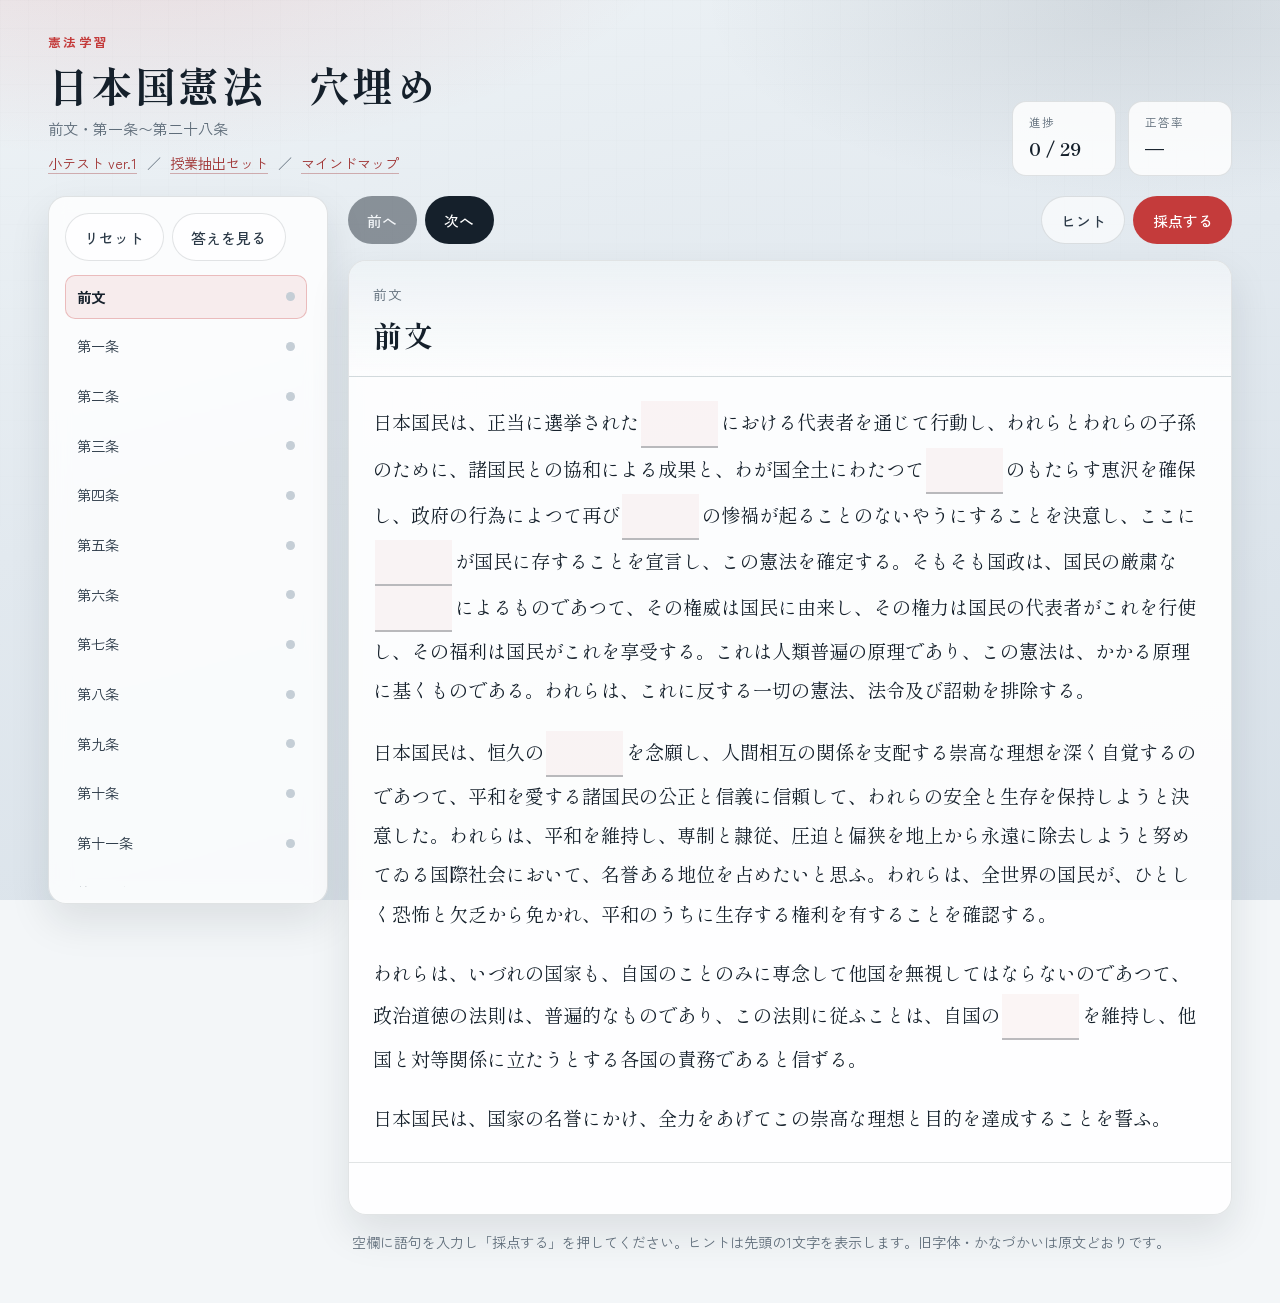
<file: index.html>
<!DOCTYPE html>
<html lang="ja">
<head>
  <meta charset="UTF-8" />
  <meta name="viewport" content="width=device-width, initial-scale=1.0" />
  <title>日本国憲法 穴埋め学習｜第一条〜第二十八条</title>
  <link rel="preconnect" href="https://fonts.googleapis.com" />
  <link rel="preconnect" href="https://fonts.gstatic.com" crossorigin />
  <link href="https://fonts.googleapis.com/css2?family=Shippori+Mincho:wght@400;600;700&family=Zen+Kaku+Gothic+New:wght@400;500;700&display=swap" rel="stylesheet" />
  <link rel="stylesheet" href="style.css" />
</head>
<body>
  <div class="page-bg" aria-hidden="true"></div>

  <header class="site-header">
    <div class="brand">
      <p class="brand-mark">憲法学習</p>
      <h1>日本国憲法　穴埋め</h1>
      <p class="brand-sub">前文・第一条〜第二十八条</p>
      <p class="pack-nav">
        <a href="quiz.html">小テスト ver.1</a>
        <span class="pack-sep" aria-hidden="true">／</span>
        <a href="study.html">授業抽出セット</a>
        <span class="pack-sep" aria-hidden="true">／</span>
        <a href="map.html">マインドマップ</a>
      </p>
    </div>
    <div class="header-stats" aria-live="polite">
      <div class="stat">
        <span class="stat-label">進捗</span>
        <span class="stat-value" id="progress-text">0 / 0</span>
      </div>
      <div class="stat">
        <span class="stat-label">正答率</span>
        <span class="stat-value" id="accuracy-text">—</span>
      </div>
    </div>
  </header>

  <div class="layout">
    <aside class="sidebar" aria-label="条文一覧">
      <div class="sidebar-tools">
        <button type="button" class="btn btn-ghost" id="btn-reset" title="入力と採点をクリア">リセット</button>
        <button type="button" class="btn btn-ghost" id="btn-reveal-all" title="すべての答えを表示">答えを見る</button>
      </div>
      <nav id="article-nav" class="article-nav"></nav>
    </aside>

    <main class="main">
      <section class="toolbar" aria-label="操作">
        <div class="toolbar-left">
          <button type="button" class="btn btn-secondary" id="btn-prev" disabled>前へ</button>
          <button type="button" class="btn btn-secondary" id="btn-next">次へ</button>
        </div>
        <div class="toolbar-right">
          <button type="button" class="btn btn-ghost" id="btn-hint">ヒント</button>
          <button type="button" class="btn btn-primary" id="btn-check">採点する</button>
        </div>
      </section>

      <article class="card" id="quiz-card">
        <header class="card-header">
          <p class="chapter" id="chapter-label"></p>
          <h2 id="article-title"></h2>
        </header>
        <div class="card-body" id="quiz-body"></div>
        <footer class="card-footer">
          <p class="feedback" id="feedback" role="status"></p>
        </footer>
      </article>

      <p class="howto">
        空欄に語句を入力し「採点する」を押してください。ヒントは先頭の1文字を表示します。旧字体・かなづかいは原文どおりです。
      </p>
    </main>
  </div>

  <script src="data.js"></script>
  <script src="app.js"></script>
</body>
</html>
</file>
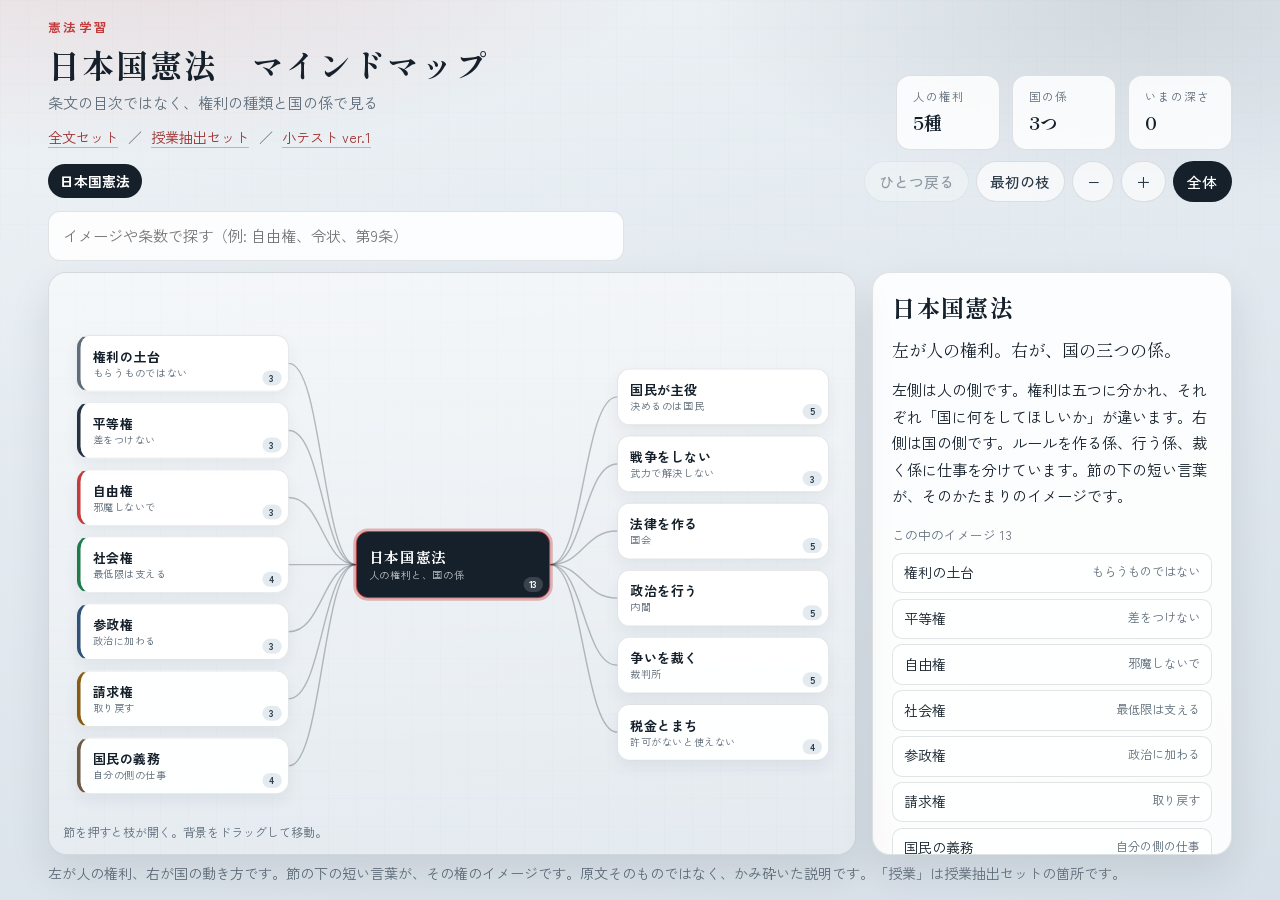
<file: map.html>
<!DOCTYPE html>
<html lang="ja">
<head>
  <meta charset="UTF-8" />
  <meta name="viewport" content="width=device-width, initial-scale=1.0" />
  <title>日本国憲法 マインドマップ</title>
  <link rel="icon" href="data:image/svg+xml,%3Csvg xmlns='http://www.w3.org/2000/svg' viewBox='0 0 16 16'%3E%3Crect width='16' height='16' rx='2' fill='%2315202b'/%3E%3C/svg%3E" />
  <link rel="preconnect" href="https://fonts.googleapis.com" />
  <link rel="preconnect" href="https://fonts.gstatic.com" crossorigin />
  <link href="https://fonts.googleapis.com/css2?family=Shippori+Mincho:wght@400;600;700&family=Zen+Kaku+Gothic+New:wght@400;500;700&display=swap" rel="stylesheet" />
  <link rel="stylesheet" href="style.css" />
</head>
<body class="map-page">
  <div class="page-bg" aria-hidden="true"></div>

  <header class="site-header">
    <div class="brand">
      <p class="brand-mark">憲法学習</p>
      <h1>日本国憲法　マインドマップ</h1>
      <p class="brand-sub">条文の目次ではなく、権利の種類と国の係で見る</p>
      <p class="pack-nav">
        <a href="index.html">全文セット</a>
        <span class="pack-sep" aria-hidden="true">／</span>
        <a href="study.html">授業抽出セット</a>
        <span class="pack-sep" aria-hidden="true">／</span>
        <a href="quiz.html">小テスト ver.1</a>
      </p>
    </div>
    <div class="header-stats" aria-live="polite">
      <div class="stat">
        <span class="stat-label">人の権利</span>
        <span class="stat-value">5種</span>
      </div>
      <div class="stat">
        <span class="stat-label">国の係</span>
        <span class="stat-value">3つ</span>
      </div>
      <div class="stat">
        <span class="stat-label">いまの深さ</span>
        <span class="stat-value" id="depth-text">0</span>
      </div>
    </div>
  </header>

  <div class="map-shell">
    <div class="map-toolbar">
      <div class="map-toolbar-row">
        <nav id="map-crumbs" class="map-crumbs" aria-label="開いている枝"></nav>
        <div class="map-tools">
          <button type="button" class="btn btn-ghost" id="btn-back">ひとつ戻る</button>
          <button type="button" class="btn btn-ghost" id="btn-root">最初の枝</button>
          <button type="button" class="btn btn-ghost" id="btn-zoom-out" title="縮小">−</button>
          <button type="button" class="btn btn-ghost" id="btn-zoom-in" title="拡大">＋</button>
          <button type="button" class="btn btn-secondary" id="btn-fit">全体</button>
        </div>
      </div>
      <div class="map-search">
        <input id="map-search" type="search" placeholder="イメージや条数で探す（例: 自由権、令状、第9条）" aria-label="枝を検索" autocomplete="off" />
        <ul id="map-hits" class="map-hits" hidden></ul>
      </div>
    </div>

    <div class="map-stage">
      <div class="map-viewport" id="map-viewport">
        <p class="map-hint">節を押すと枝が開く。背景をドラッグして移動。</p>
        <div class="map-world" id="map-world">
          <svg id="map-edges" class="map-edges" aria-hidden="true"></svg>
          <div id="map-nodes"></div>
        </div>
      </div>
      <aside class="map-detail card" id="map-detail" aria-live="polite"></aside>
    </div>

    <p class="howto">
      左が人の権利、右が国の動き方です。節の下の短い言葉が、その権のイメージです。原文そのものではなく、かみ砕いた説明です。「授業」は授業抽出セットの箇所です。
    </p>
  </div>

  <script src="map-data.js"></script>
  <script src="map.js"></script>
</body>
</html>
</file>
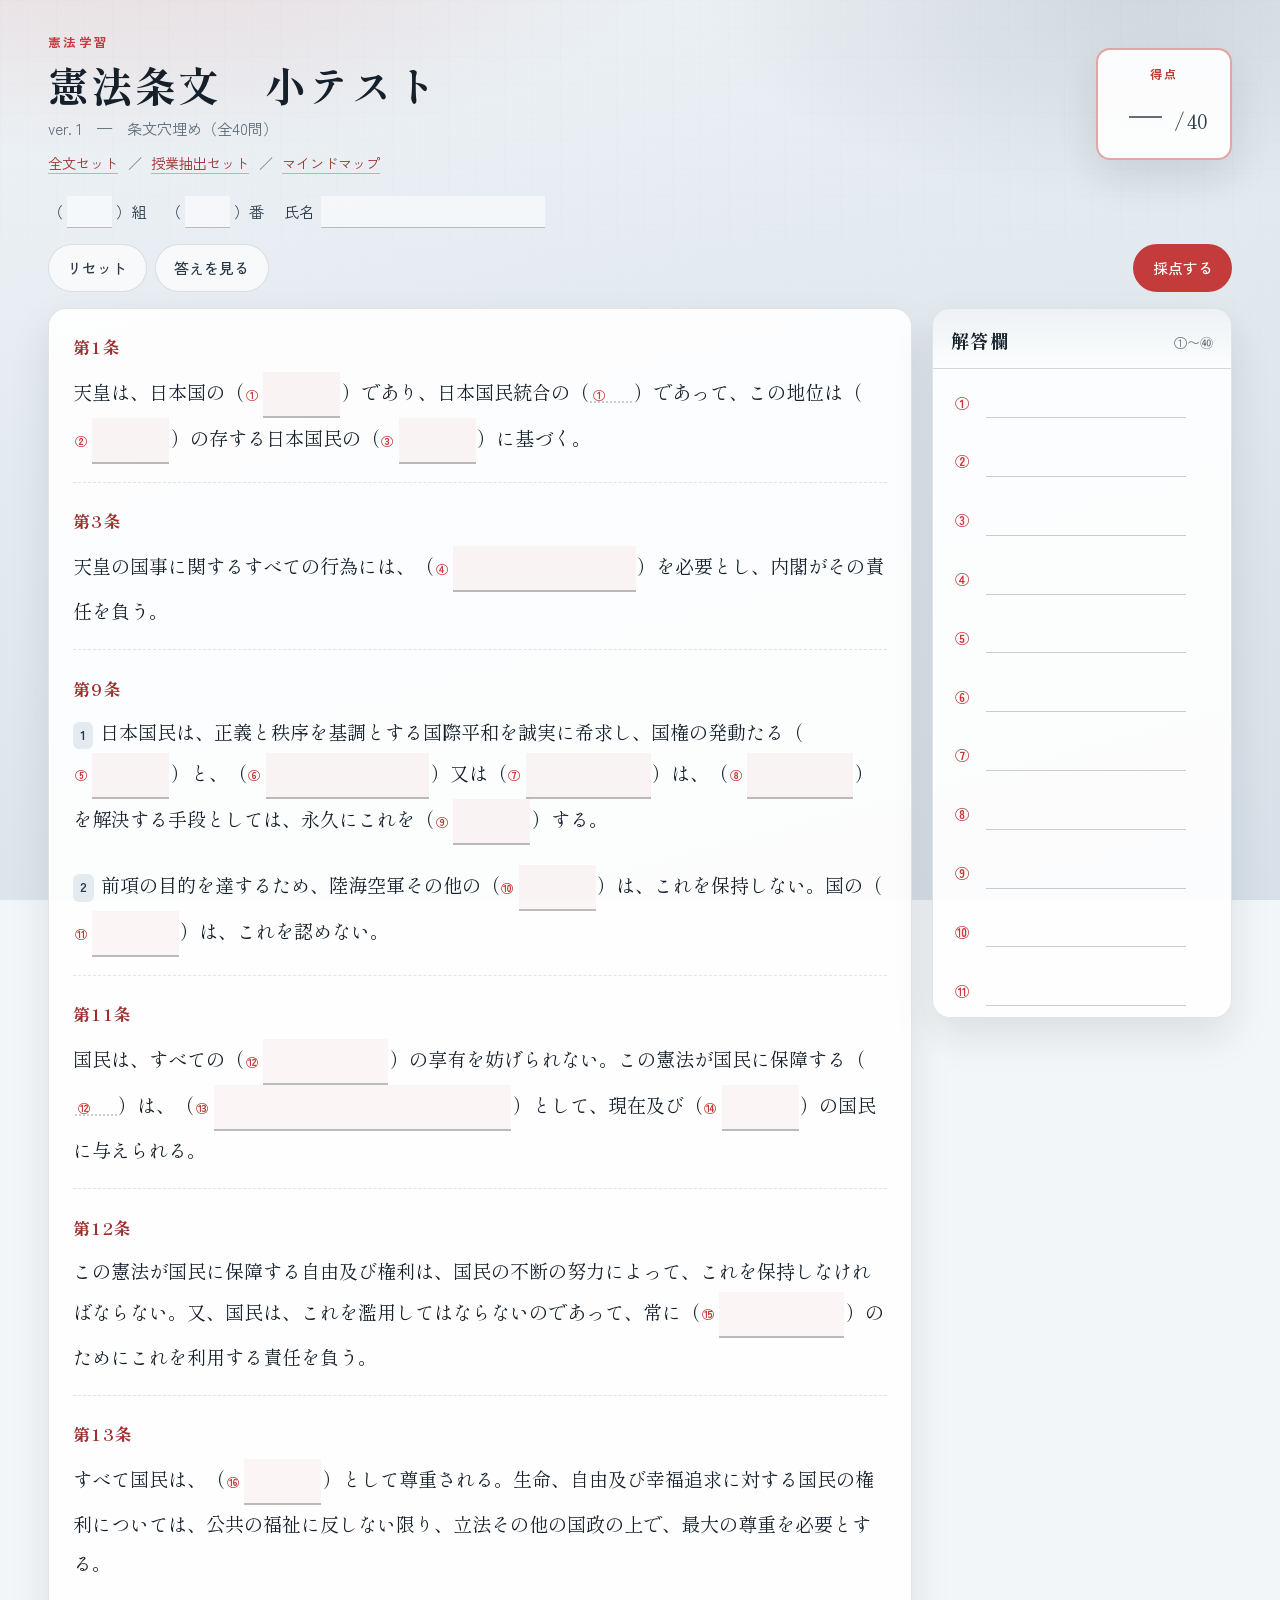
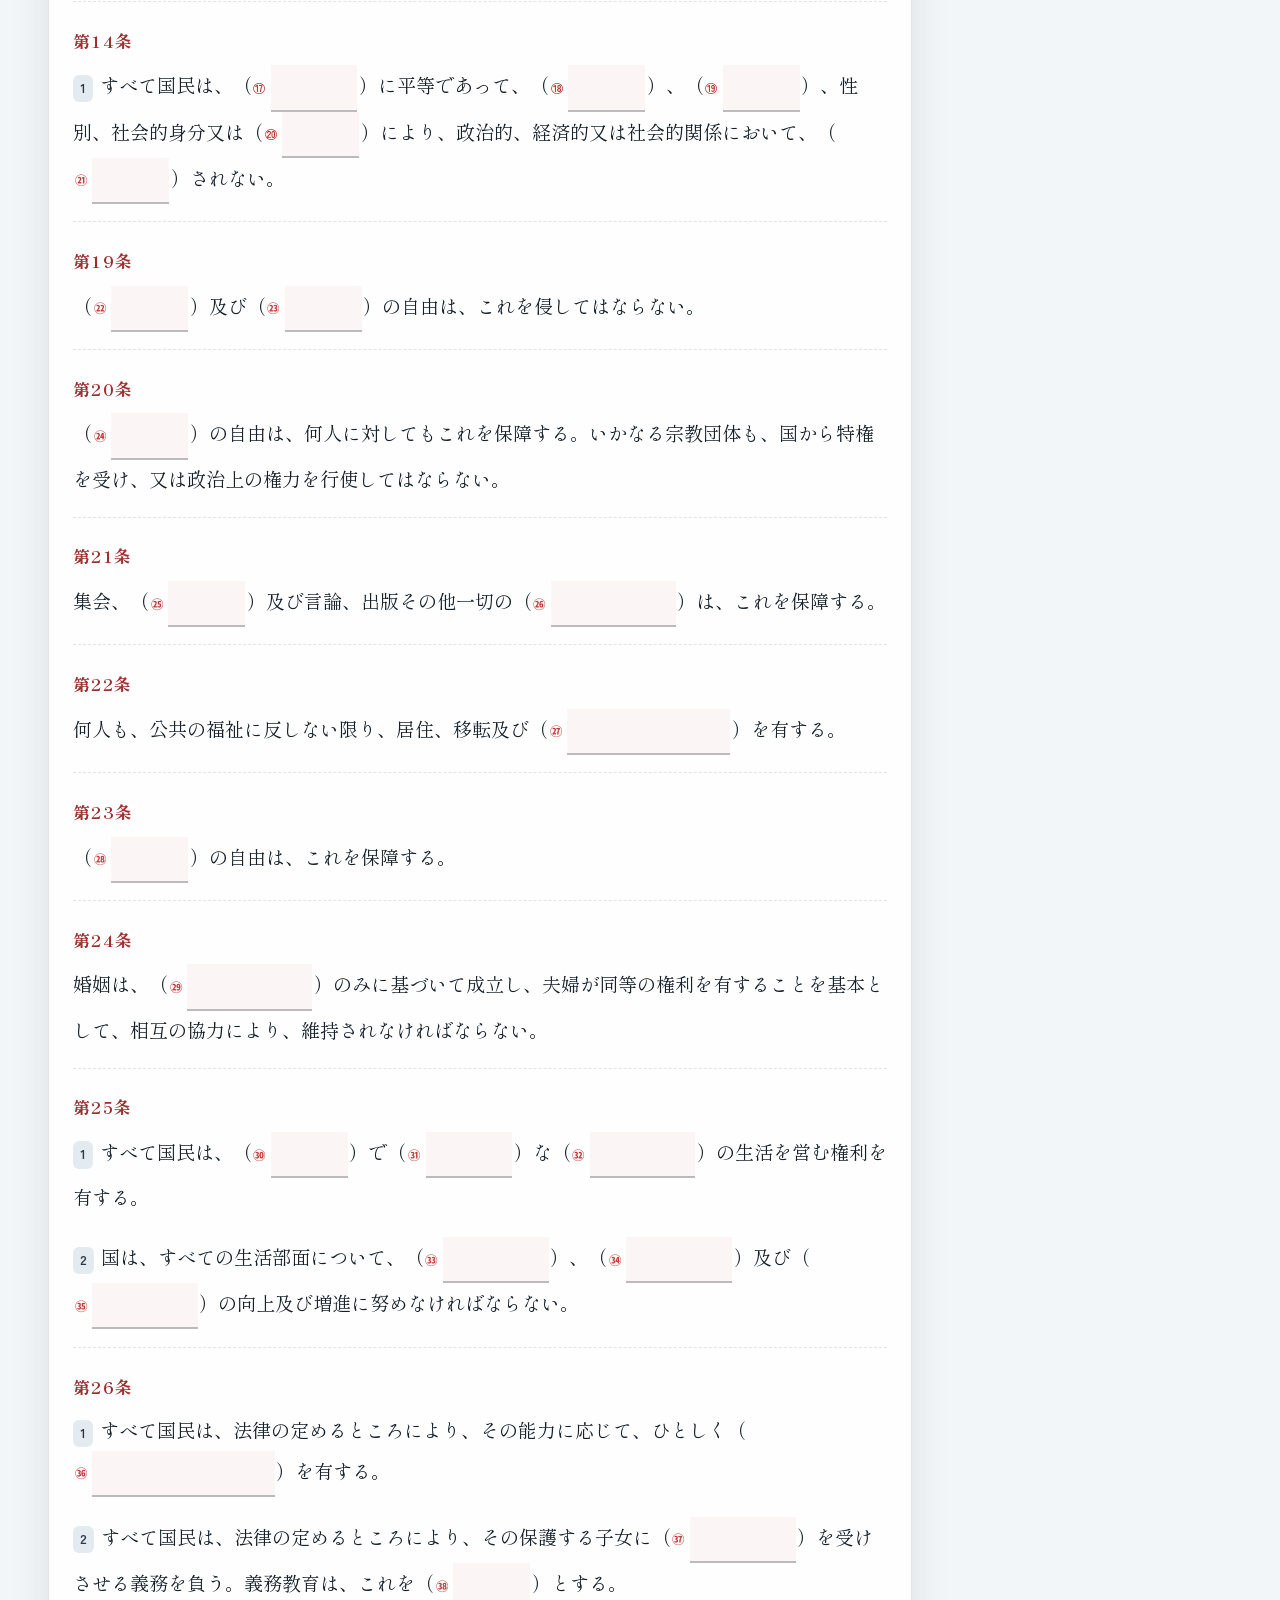
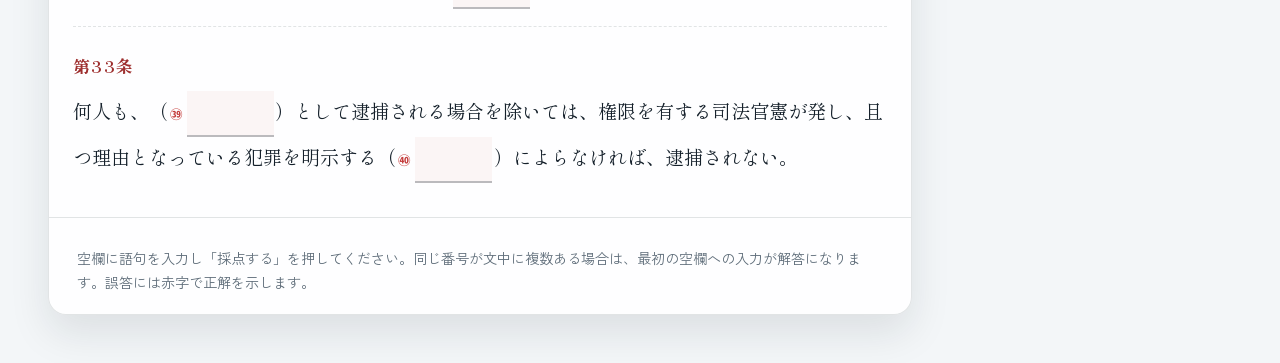
<file: quiz.html>
<!DOCTYPE html>
<html lang="ja">
<head>
  <meta charset="UTF-8" />
  <meta name="viewport" content="width=device-width, initial-scale=1.0" />
  <title>憲法条文 小テスト ver.1｜穴埋め（全40問）</title>
  <link rel="preconnect" href="https://fonts.googleapis.com" />
  <link rel="preconnect" href="https://fonts.gstatic.com" crossorigin />
  <link href="https://fonts.googleapis.com/css2?family=Noto+Sans+JP:wght@500;700&family=Shippori+Mincho:wght@400;600;700&family=Zen+Kaku+Gothic+New:wght@400;500;700&display=swap" rel="stylesheet" />
  <link rel="stylesheet" href="style.css" />
</head>
<body class="test-page">
  <div class="page-bg" aria-hidden="true"></div>

  <header class="site-header test-header">
    <div class="brand">
      <p class="brand-mark">憲法学習</p>
      <h1>憲法条文　小テスト</h1>
      <p class="brand-sub">ver. 1　—　条文穴埋め（全40問）</p>
      <p class="pack-nav">
        <a href="index.html">全文セット</a>
        <span class="pack-sep" aria-hidden="true">／</span>
        <a href="study.html">授業抽出セット</a>
        <span class="pack-sep" aria-hidden="true">／</span>
        <a href="map.html">マインドマップ</a>
      </p>
    </div>
    <div class="score-box" aria-live="polite">
      <span class="score-label">得点</span>
      <div class="score-line">
        <span class="score-value" id="score-value">—</span>
        <span class="score-slash">/</span>
        <span class="score-max" id="score-max">40</span>
      </div>
    </div>
  </header>

  <div class="test-meta">
    <label class="meta-field">
      <span>（</span>
      <input type="text" id="student-class" class="meta-input meta-class" maxlength="4" aria-label="組" />
      <span>）組</span>
    </label>
    <label class="meta-field">
      <span>（</span>
      <input type="text" id="student-number" class="meta-input meta-number" maxlength="4" aria-label="出席番号" />
      <span>）番</span>
    </label>
    <label class="meta-field meta-name-field">
      <span>氏名</span>
      <input type="text" id="student-name" class="meta-input meta-name" maxlength="40" aria-label="氏名" />
    </label>
  </div>

  <section class="toolbar test-toolbar" aria-label="操作">
    <div class="toolbar-left">
      <button type="button" class="btn btn-ghost" id="btn-reset">リセット</button>
      <button type="button" class="btn btn-ghost" id="btn-reveal">答えを見る</button>
    </div>
    <div class="toolbar-right">
      <button type="button" class="btn btn-primary" id="btn-check">採点する</button>
    </div>
  </section>

  <div class="test-layout">
    <main class="test-exam card" aria-label="問題">
      <div class="card-body" id="exam-body"></div>
      <footer class="card-footer">
        <p class="feedback" id="feedback" role="status"></p>
        <p class="howto">
          空欄に語句を入力し「採点する」を押してください。同じ番号が文中に複数ある場合は、最初の空欄への入力が解答になります。誤答には赤字で正解を示します。
        </p>
      </footer>
    </main>

    <aside class="test-sheet card" aria-label="解答用紙">
      <header class="sheet-header">
        <h2>解答欄</h2>
        <p>①〜㊵</p>
      </header>
      <div class="sheet-grid" id="answer-sheet"></div>
    </aside>
  </div>

  <script src="quiz-data.js"></script>
  <script src="quiz.js"></script>
</body>
</html>
</file>
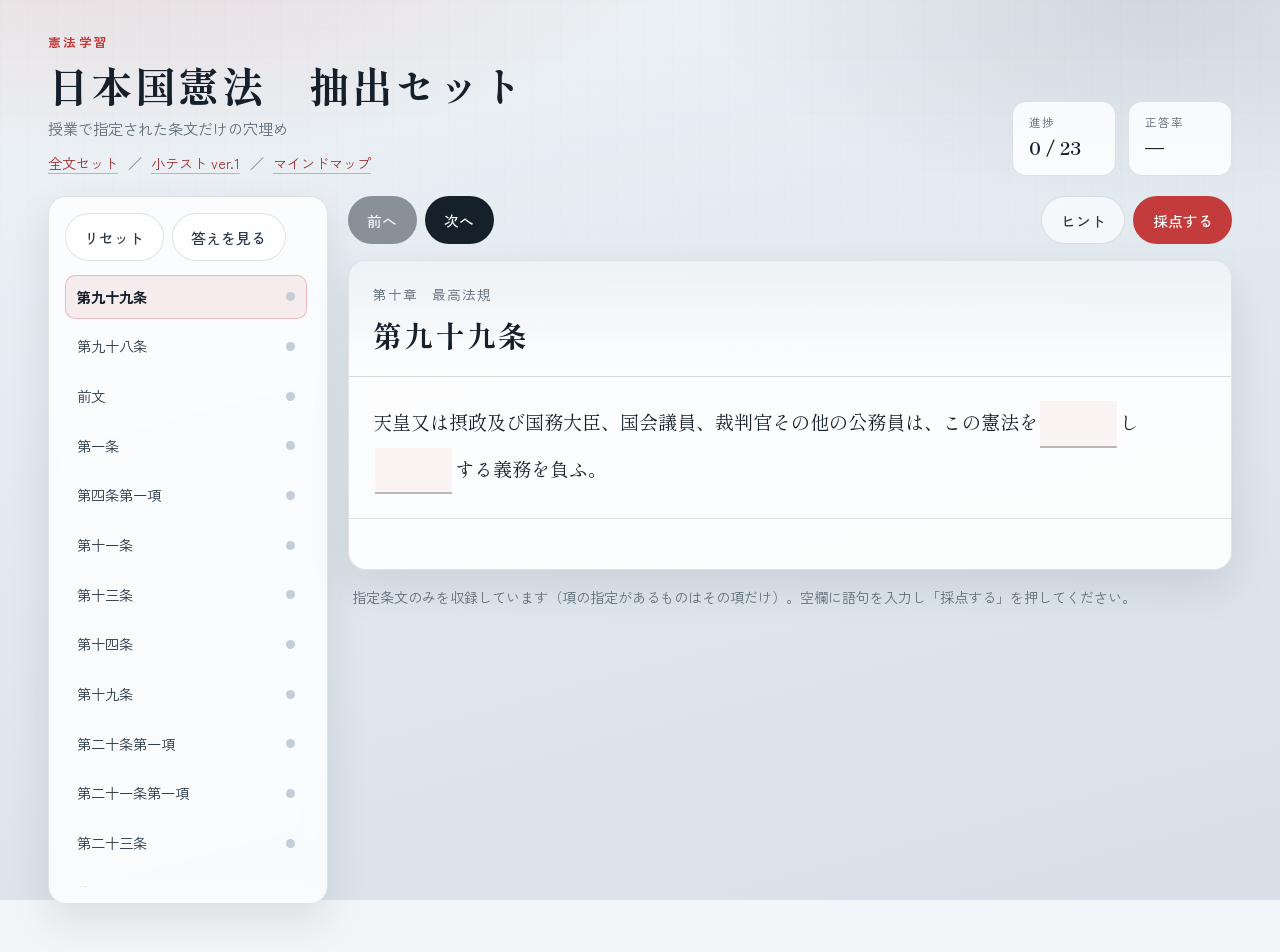
<file: study.html>
<!DOCTYPE html>
<html lang="ja">
<head>
  <meta charset="UTF-8" />
  <meta name="viewport" content="width=device-width, initial-scale=1.0" />
  <title>日本国憲法 抽出セット｜穴埋め学習</title>
  <link rel="preconnect" href="https://fonts.googleapis.com" />
  <link rel="preconnect" href="https://fonts.gstatic.com" crossorigin />
  <link href="https://fonts.googleapis.com/css2?family=Shippori+Mincho:wght@400;600;700&family=Zen+Kaku+Gothic+New:wght@400;500;700&display=swap" rel="stylesheet" />
  <link rel="stylesheet" href="style.css" />
</head>
<body>
  <div class="page-bg" aria-hidden="true"></div>

  <header class="site-header">
    <div class="brand">
      <p class="brand-mark">憲法学習</p>
      <h1>日本国憲法　抽出セット</h1>
      <p class="brand-sub">授業で指定された条文だけの穴埋め</p>
      <p class="pack-nav">
        <a href="index.html">全文セット</a>
        <span class="pack-sep" aria-hidden="true">／</span>
        <a href="quiz.html">小テスト ver.1</a>
        <span class="pack-sep" aria-hidden="true">／</span>
        <a href="map.html">マインドマップ</a>
      </p>
    </div>
    <div class="header-stats" aria-live="polite">
      <div class="stat">
        <span class="stat-label">進捗</span>
        <span class="stat-value" id="progress-text">0 / 0</span>
      </div>
      <div class="stat">
        <span class="stat-label">正答率</span>
        <span class="stat-value" id="accuracy-text">—</span>
      </div>
    </div>
  </header>

  <div class="layout">
    <aside class="sidebar" aria-label="条文一覧">
      <div class="sidebar-tools">
        <button type="button" class="btn btn-ghost" id="btn-reset" title="入力と採点をクリア">リセット</button>
        <button type="button" class="btn btn-ghost" id="btn-reveal-all" title="すべての答えを表示">答えを見る</button>
      </div>
      <nav id="article-nav" class="article-nav"></nav>
    </aside>

    <main class="main">
      <section class="toolbar" aria-label="操作">
        <div class="toolbar-left">
          <button type="button" class="btn btn-secondary" id="btn-prev" disabled>前へ</button>
          <button type="button" class="btn btn-secondary" id="btn-next">次へ</button>
        </div>
        <div class="toolbar-right">
          <button type="button" class="btn btn-ghost" id="btn-hint">ヒント</button>
          <button type="button" class="btn btn-primary" id="btn-check">採点する</button>
        </div>
      </section>

      <article class="card" id="quiz-card">
        <header class="card-header">
          <p class="chapter" id="chapter-label"></p>
          <h2 id="article-title"></h2>
        </header>
        <div class="card-body" id="quiz-body"></div>
        <footer class="card-footer">
          <p class="feedback" id="feedback" role="status"></p>
        </footer>
      </article>

      <p class="howto">
        指定条文のみを収録しています（項の指定があるものはその項だけ）。空欄に語句を入力し「採点する」を押してください。
      </p>
    </main>
  </div>

  <script src="study-data.js"></script>
  <script src="app.js"></script>
</body>
</html>
</file>
<file: style.css>
:root {
  --ink: #15202b;
  --ink-soft: #2c3a48;
  --muted: #5f6d7a;
  --line: rgba(21, 32, 43, 0.12);
  --paper: #f3f6f8;
  --paper-deep: #e4ebf0;
  --surface: rgba(255, 255, 255, 0.82);
  --accent: #c43b3b;
  --accent-deep: #9e2f2f;
  --ok: #1f7a4c;
  --ok-bg: rgba(31, 122, 76, 0.12);
  --ng: #b42318;
  --ng-bg: rgba(180, 35, 24, 0.1);
  --hint: #8a5a12;
  --shadow: 0 18px 40px rgba(21, 32, 43, 0.1);
  --radius: 18px;
  --font-display: "Shippori Mincho", "Hiragino Mincho ProN", serif;
  --font-ui: "Zen Kaku Gothic New", "Hiragino Sans", sans-serif;
}

*,
*::before,
*::after {
  box-sizing: border-box;
}

html {
  scroll-behavior: smooth;
}

body {
  margin: 0;
  min-height: 100vh;
  color: var(--ink);
  font-family: var(--font-ui);
  background: var(--paper);
  line-height: 1.7;
}

.page-bg {
  position: fixed;
  inset: 0;
  z-index: -1;
  background:
    radial-gradient(ellipse 80% 50% at 10% -10%, rgba(196, 59, 59, 0.14), transparent 55%),
    radial-gradient(ellipse 70% 45% at 90% 0%, rgba(44, 58, 72, 0.12), transparent 50%),
    linear-gradient(165deg, #eef3f6 0%, #e2e9ef 45%, #d7e0e8 100%);
}

.page-bg::after {
  content: "";
  position: absolute;
  inset: 0;
  opacity: 0.35;
  background-image:
    linear-gradient(rgba(21, 32, 43, 0.03) 1px, transparent 1px),
    linear-gradient(90deg, rgba(21, 32, 43, 0.03) 1px, transparent 1px);
  background-size: 28px 28px;
  mask-image: linear-gradient(to bottom, black 0%, transparent 85%);
}

.site-header {
  display: flex;
  flex-wrap: wrap;
  justify-content: space-between;
  gap: 1.25rem;
  align-items: end;
  padding: 2rem clamp(1.25rem, 4vw, 3rem) 1.25rem;
  animation: rise 0.7s ease both;
}

.brand-mark {
  margin: 0 0 0.35rem;
  font-size: 0.78rem;
  letter-spacing: 0.28em;
  text-transform: uppercase;
  color: var(--accent);
  font-weight: 700;
}

.brand h1 {
  margin: 0;
  font-family: var(--font-display);
  font-size: clamp(1.7rem, 4vw, 2.55rem);
  font-weight: 700;
  letter-spacing: 0.06em;
  line-height: 1.25;
}

.brand-sub {
  margin: 0.4rem 0 0;
  color: var(--muted);
  font-size: 0.95rem;
}

.pack-nav {
  margin: 0.65rem 0 0;
  font-size: 0.88rem;
}

.pack-nav a {
  color: var(--accent-deep);
  text-decoration: none;
  border-bottom: 1px solid rgba(158, 47, 47, 0.35);
  transition: border-color 0.2s ease, color 0.2s ease;
}

.pack-nav a:hover {
  color: var(--accent);
  border-bottom-color: var(--accent);
}

.header-stats {
  display: flex;
  gap: 0.75rem;
}

.stat {
  min-width: 6.5rem;
  padding: 0.7rem 1rem;
  border: 1px solid var(--line);
  background: var(--surface);
  backdrop-filter: blur(8px);
  border-radius: 14px;
}

.stat-label {
  display: block;
  font-size: 0.72rem;
  color: var(--muted);
  letter-spacing: 0.08em;
}

.stat-value {
  font-family: var(--font-display);
  font-size: 1.15rem;
  font-weight: 700;
}

.layout {
  display: grid;
  grid-template-columns: minmax(220px, 280px) minmax(0, 1fr);
  gap: 1.25rem;
  padding: 0 clamp(1.25rem, 4vw, 3rem) 3rem;
  align-items: start;
}

.sidebar {
  position: sticky;
  top: 1rem;
  padding: 1rem;
  border: 1px solid var(--line);
  border-radius: var(--radius);
  background: var(--surface);
  backdrop-filter: blur(10px);
  box-shadow: var(--shadow);
  animation: rise 0.8s ease 0.08s both;
}

.sidebar-tools {
  display: flex;
  gap: 0.5rem;
  margin-bottom: 0.85rem;
}

.article-nav {
  display: flex;
  flex-direction: column;
  gap: 0.35rem;
  max-height: min(68vh, 640px);
  overflow: auto;
  padding-right: 0.25rem;
}

.nav-item {
  display: flex;
  align-items: center;
  justify-content: space-between;
  gap: 0.5rem;
  width: 100%;
  padding: 0.55rem 0.7rem;
  border: 1px solid transparent;
  border-radius: 10px;
  background: transparent;
  color: var(--ink-soft);
  font: inherit;
  font-size: 0.9rem;
  text-align: left;
  cursor: pointer;
  transition: background 0.2s ease, border-color 0.2s ease, transform 0.2s ease;
}

.nav-item:hover {
  background: rgba(21, 32, 43, 0.04);
}

.nav-item.active {
  background: rgba(196, 59, 59, 0.08);
  border-color: rgba(196, 59, 59, 0.28);
  color: var(--ink);
  font-weight: 700;
}

.nav-item.done .nav-dot {
  background: var(--ok);
}

.nav-item.partial .nav-dot {
  background: #d4a017;
}

.nav-dot {
  width: 0.55rem;
  height: 0.55rem;
  border-radius: 50%;
  background: #c5ced6;
  flex-shrink: 0;
}

.main {
  animation: rise 0.85s ease 0.12s both;
}

.toolbar {
  display: flex;
  flex-wrap: wrap;
  justify-content: space-between;
  gap: 0.75rem;
  margin-bottom: 1rem;
}

.toolbar-left,
.toolbar-right {
  display: flex;
  flex-wrap: wrap;
  gap: 0.5rem;
}

.btn {
  appearance: none;
  border: 1px solid transparent;
  border-radius: 999px;
  padding: 0.65rem 1.15rem;
  font: inherit;
  font-size: 0.92rem;
  font-weight: 500;
  cursor: pointer;
  transition: transform 0.15s ease, background 0.2s ease, border-color 0.2s ease, opacity 0.2s ease;
}

.btn:hover:not(:disabled) {
  transform: translateY(-1px);
}

.btn:disabled {
  opacity: 0.45;
  cursor: not-allowed;
}

.btn-primary {
  background: var(--accent);
  color: #fff;
}

.btn-primary:hover:not(:disabled) {
  background: var(--accent-deep);
}

.btn-secondary {
  background: var(--ink);
  color: #fff;
}

.btn-ghost {
  background: rgba(255, 255, 255, 0.65);
  border-color: var(--line);
  color: var(--ink-soft);
}

.card {
  border: 1px solid var(--line);
  border-radius: var(--radius);
  background: rgba(255, 255, 255, 0.9);
  box-shadow: var(--shadow);
  overflow: hidden;
}

.card-header {
  padding: 1.35rem 1.5rem 1rem;
  border-bottom: 1px solid var(--line);
  background: linear-gradient(180deg, rgba(228, 235, 240, 0.65), transparent);
}

.chapter {
  margin: 0 0 0.35rem;
  color: var(--muted);
  font-size: 0.85rem;
  letter-spacing: 0.06em;
}

.card-header h2 {
  margin: 0;
  font-family: var(--font-display);
  font-size: clamp(1.35rem, 3vw, 1.8rem);
  letter-spacing: 0.08em;
}

.card-body {
  padding: 1.5rem;
  font-family: var(--font-display);
  font-size: clamp(1.05rem, 2.2vw, 1.2rem);
  line-height: 2.05;
}

.passage {
  margin: 0 0 1.25rem;
}

.passage:last-child {
  margin-bottom: 0;
}

.clause-label {
  display: inline-block;
  margin-right: 0.4rem;
  padding: 0.05rem 0.45rem;
  border-radius: 6px;
  background: var(--paper-deep);
  color: var(--ink-soft);
  font-family: var(--font-ui);
  font-size: 0.78rem;
  font-weight: 700;
  vertical-align: middle;
}

.blank {
  display: inline-flex;
  align-items: center;
  margin: 0 0.15rem;
  vertical-align: baseline;
}

.blank input {
  width: var(--blank-width, 7.5rem);
  min-width: 4.5rem;
  max-width: 100%;
  padding: 0.15rem 0.45rem;
  border: none;
  border-bottom: 2px solid rgba(21, 32, 43, 0.28);
  border-radius: 0;
  background: rgba(196, 59, 59, 0.05);
  color: var(--ink);
  font: inherit;
  font-size: 1em;
  text-align: center;
  transition: border-color 0.2s ease, background 0.2s ease, box-shadow 0.2s ease;
}

.blank input:focus {
  outline: none;
  border-bottom-color: var(--accent);
  background: rgba(196, 59, 59, 0.08);
  box-shadow: 0 6px 16px rgba(196, 59, 59, 0.08);
}

.blank.correct input {
  border-bottom-color: var(--ok);
  background: var(--ok-bg);
  color: var(--ok);
}

.blank.incorrect input {
  border-bottom-color: var(--ng);
  background: var(--ng-bg);
  color: var(--ng);
}

.blank.hinted input {
  border-bottom-color: #d4a017;
  background: rgba(212, 160, 23, 0.12);
}

.blank.revealed input {
  border-bottom-color: var(--ink-soft);
  background: rgba(21, 32, 43, 0.05);
  color: var(--ink);
}

.card-footer {
  min-height: 3.2rem;
  padding: 0.85rem 1.5rem 1.2rem;
  border-top: 1px solid var(--line);
}

.feedback {
  margin: 0;
  font-size: 0.95rem;
  color: var(--muted);
}

.feedback.ok {
  color: var(--ok);
  font-weight: 700;
}

.feedback.ng {
  color: var(--ng);
  font-weight: 700;
}

.howto {
  margin: 1rem 0.25rem 0;
  color: var(--muted);
  font-size: 0.88rem;
}

@keyframes rise {
  from {
    opacity: 0;
    transform: translateY(12px);
  }
  to {
    opacity: 1;
    transform: translateY(0);
  }
}

@media (max-width: 860px) {
  .layout {
    grid-template-columns: 1fr;
  }

  .sidebar {
    position: static;
  }

  .article-nav {
    display: grid;
    grid-template-columns: repeat(auto-fill, minmax(7.5rem, 1fr));
    max-height: none;
  }

  .nav-item {
    font-size: 0.82rem;
  }
}

@media (max-width: 520px) {
  .site-header {
    padding-top: 1.4rem;
  }

  .header-stats {
    width: 100%;
  }

  .stat {
    flex: 1;
  }

  .card-body {
    padding: 1.15rem;
  }

  .btn {
    padding: 0.6rem 0.95rem;
  }
}

/* —— 憲法条文 小テスト —— */
.test-page .test-header {
  align-items: stretch;
}

.pack-sep {
  margin: 0 0.35rem;
  color: var(--muted);
}

.score-box {
  min-width: 8.5rem;
  padding: 0.85rem 1.1rem 1rem;
  border: 2px solid rgba(196, 59, 59, 0.45);
  border-radius: 14px;
  background: rgba(255, 255, 255, 0.9);
  box-shadow: var(--shadow);
  text-align: center;
  align-self: center;
  transition: transform 0.25s ease, box-shadow 0.25s ease;
}

.score-box.pulse {
  transform: scale(1.04);
  box-shadow: 0 10px 28px rgba(196, 59, 59, 0.22);
}

.score-label {
  display: block;
  font-size: 0.75rem;
  letter-spacing: 0.2em;
  color: var(--accent);
  font-weight: 700;
}

.score-line {
  display: flex;
  align-items: baseline;
  justify-content: center;
  gap: 0.2rem;
  margin-top: 0.2rem;
  font-family: var(--font-display);
}

.score-value {
  font-size: 2rem;
  font-weight: 700;
  color: var(--muted);
  min-width: 1.6em;
}

.score-value.scored {
  color: var(--accent);
}

.score-slash,
.score-max {
  font-size: 1.25rem;
  color: var(--ink-soft);
}

.test-meta {
  display: flex;
  flex-wrap: wrap;
  gap: 0.85rem 1.25rem;
  align-items: center;
  padding: 0 clamp(1.25rem, 4vw, 3rem) 1rem;
  animation: rise 0.75s ease 0.05s both;
}

.meta-field {
  display: inline-flex;
  align-items: center;
  gap: 0.25rem;
  color: var(--ink-soft);
  font-size: 0.95rem;
}

.meta-input {
  border: none;
  border-bottom: 1.5px solid rgba(21, 32, 43, 0.28);
  background: rgba(255, 255, 255, 0.55);
  color: var(--ink);
  font: inherit;
  font-family: var(--font-display);
  text-align: center;
  padding: 0.15rem 0.35rem;
}

.meta-input:focus {
  outline: none;
  border-bottom-color: var(--accent);
  background: rgba(196, 59, 59, 0.06);
}

.meta-class,
.meta-number {
  width: 2.8rem;
}

.meta-name {
  width: min(14rem, 42vw);
  text-align: left;
}

.meta-name-field {
  gap: 0.45rem;
}

.test-toolbar {
  padding: 0 clamp(1.25rem, 4vw, 3rem);
  margin-bottom: 1rem;
  animation: rise 0.8s ease 0.08s both;
}

.test-layout {
  display: grid;
  grid-template-columns: minmax(0, 1fr) minmax(240px, 300px);
  gap: 1.25rem;
  padding: 0 clamp(1.25rem, 4vw, 3rem) 3rem;
  align-items: start;
  animation: rise 0.85s ease 0.12s both;
}

.test-exam .card-body {
  padding: 1.35rem 1.5rem 0.5rem;
}

.exam-article {
  margin-bottom: 1.35rem;
  padding-bottom: 1.1rem;
  border-bottom: 1px dashed var(--line);
}

.exam-article:last-child {
  border-bottom: none;
  margin-bottom: 0.5rem;
}

.exam-article-title {
  margin: 0 0 0.45rem;
  font-family: var(--font-display);
  font-size: 1.05rem;
  letter-spacing: 0.08em;
  color: var(--accent-deep);
}

.test-blank {
  position: relative;
  flex-wrap: wrap;
  gap: 0.15rem 0.25rem;
  margin: 0 0.1rem;
}

.test-blank .blank-mark {
  font-family: "Zen Kaku Gothic New", "Noto Sans JP", "Hiragino Sans", sans-serif;
  font-size: 0.78rem;
  font-weight: 700;
  color: var(--accent);
  line-height: 1;
  margin-right: 0.1rem;
}

.test-blank.blank-echo {
  display: inline-flex;
  align-items: center;
  min-width: 2.2em;
  padding: 0 0.2rem;
  border-bottom: 2px dotted rgba(21, 32, 43, 0.22);
  vertical-align: baseline;
}

.test-blank .blank-correction {
  font-family: var(--font-ui);
  font-size: 0.82rem;
  font-weight: 700;
  color: var(--ng);
  margin-left: 0.15rem;
}

.test-sheet {
  position: sticky;
  top: 1rem;
  overflow: hidden;
}

.sheet-header {
  display: flex;
  justify-content: space-between;
  align-items: baseline;
  padding: 1rem 1.1rem 0.75rem;
  border-bottom: 1px solid var(--line);
  background: linear-gradient(180deg, rgba(228, 235, 240, 0.65), transparent);
}

.sheet-header h2 {
  margin: 0;
  font-family: var(--font-display);
  font-size: 1.15rem;
  letter-spacing: 0.08em;
}

.sheet-header p {
  margin: 0;
  color: var(--muted);
  font-family: "Zen Kaku Gothic New", "Noto Sans JP", "Hiragino Sans", sans-serif;
  font-size: 0.82rem;
}

.sheet-grid {
  display: flex;
  flex-direction: column;
  gap: 0.35rem;
  padding: 0.85rem 1rem 1.1rem;
  max-height: min(72vh, 760px);
  overflow: auto;
}

.sheet-row {
  display: grid;
  grid-template-columns: 1.6rem minmax(0, 1fr) 1.1rem;
  grid-template-rows: auto auto;
  column-gap: 0.35rem;
  row-gap: 0.1rem;
  align-items: center;
  padding: 0.3rem 0.35rem;
  border-radius: 8px;
  transition: background 0.2s ease;
}

.sheet-row.correct {
  background: var(--ok-bg);
}

.sheet-row.incorrect {
  background: var(--ng-bg);
}

.sheet-row.revealed {
  background: rgba(21, 32, 43, 0.05);
}

.sheet-num {
  font-family: "Zen Kaku Gothic New", "Noto Sans JP", "Hiragino Sans", sans-serif;
  font-weight: 700;
  color: var(--accent);
  font-size: 0.9rem;
}

.sheet-row input {
  width: 100%;
  border: none;
  border-bottom: 1.5px solid rgba(21, 32, 43, 0.22);
  background: transparent;
  color: var(--ink);
  font: inherit;
  font-family: var(--font-display);
  font-size: 0.92rem;
  padding: 0.15rem 0.2rem;
}

.sheet-row input:focus {
  outline: none;
  border-bottom-color: var(--accent);
}

.sheet-row.correct input {
  color: var(--ok);
  border-bottom-color: var(--ok);
}

.sheet-row.incorrect input {
  color: var(--ng);
  border-bottom-color: var(--ng);
}

.sheet-mark {
  text-align: center;
  font-weight: 700;
  font-size: 1rem;
  line-height: 1;
}

.sheet-row.correct .sheet-mark,
.sheet-row.revealed .sheet-mark {
  color: var(--ok);
}

.sheet-row.incorrect .sheet-mark {
  color: var(--ng);
}

.sheet-correction {
  grid-column: 2 / -1;
  font-size: 0.78rem;
  font-weight: 700;
  color: var(--ng);
  min-height: 0.9em;
}

@media (max-width: 960px) {
  .test-layout {
    grid-template-columns: 1fr;
  }

  .test-sheet {
    position: static;
  }

  .sheet-grid {
    display: grid;
    grid-template-columns: repeat(auto-fill, minmax(12rem, 1fr));
    max-height: none;
  }
}

@media (max-width: 520px) {
  .test-meta {
    gap: 0.65rem 0.85rem;
  }

  .meta-name {
    width: min(12rem, 55vw);
  }

  .score-box {
    width: 100%;
  }
}

.map-page {
  height: 100vh;
  overflow: hidden;
  display: flex;
  flex-direction: column;
}

.map-page .site-header {
  flex-shrink: 0;
  padding-top: 1.05rem;
  padding-bottom: 0.65rem;
}

.map-page .brand h1 {
  font-size: clamp(1.45rem, 3vw, 2rem);
}

.map-page .howto {
  flex-shrink: 0;
  margin: 0.45rem 0 0;
}

.map-shell {
  flex: 1;
  min-height: 0;
  display: flex;
  flex-direction: column;
  padding: 0 clamp(1.25rem, 4vw, 3rem) 0.85rem;
}

.map-toolbar {
  display: flex;
  flex-direction: column;
  gap: 0.55rem;
  flex-shrink: 0;
  margin-bottom: 0.7rem;
}

.map-toolbar-row {
  display: flex;
  flex-wrap: wrap;
  justify-content: space-between;
  align-items: center;
  gap: 0.75rem;
}

.map-crumbs {
  display: flex;
  flex-wrap: wrap;
  align-items: center;
  gap: 0.35rem;
  min-height: 2.4rem;
}

.crumb {
  appearance: none;
  border: 1px solid transparent;
  background: rgba(255, 255, 255, 0.7);
  color: var(--ink-soft);
  font: inherit;
  font-size: 0.86rem;
  border-radius: 999px;
  padding: 0.28rem 0.7rem;
  cursor: pointer;
}

.crumb:hover {
  border-color: var(--line);
}

.crumb.is-current {
  background: var(--ink);
  color: #fff;
  font-weight: 700;
}

.crumb-sep {
  color: var(--muted);
  font-size: 0.9rem;
}

.map-tools {
  display: flex;
  flex-wrap: wrap;
  gap: 0.45rem;
}

.map-tools .btn {
  padding: 0.45rem 0.85rem;
}

.map-search {
  position: relative;
  max-width: 36rem;
}

.map-search input {
  width: 100%;
  padding: 0.7rem 0.9rem;
  border: 1px solid var(--line);
  border-radius: 12px;
  background: rgba(255, 255, 255, 0.88);
  color: var(--ink);
  font: inherit;
  font-size: 0.95rem;
}

.map-search input:focus {
  outline: 2px solid rgba(196, 59, 59, 0.35);
  border-color: transparent;
}

.map-hits {
  position: absolute;
  z-index: 5;
  top: calc(100% + 0.35rem);
  left: 0;
  right: 0;
  margin: 0;
  padding: 0.35rem;
  list-style: none;
  border: 1px solid var(--line);
  border-radius: 12px;
  background: #fff;
  box-shadow: var(--shadow);
}

.map-hits button {
  display: flex;
  justify-content: space-between;
  gap: 0.75rem;
  width: 100%;
  padding: 0.45rem 0.6rem;
  border: 0;
  border-radius: 8px;
  background: transparent;
  color: var(--ink);
  font: inherit;
  text-align: left;
  cursor: pointer;
}

.map-hits button span {
  color: var(--muted);
  font-size: 0.82rem;
  white-space: nowrap;
}

.map-hits button:hover {
  background: rgba(196, 59, 59, 0.08);
}

.map-hit-empty {
  padding: 0.55rem 0.7rem;
  color: var(--muted);
  font-size: 0.88rem;
}

.map-stage {
  flex: 1;
  min-height: 0;
  display: grid;
  grid-template-columns: minmax(0, 1fr) minmax(280px, 360px);
  gap: 1rem;
  align-items: stretch;
}

.map-viewport {
  position: relative;
  height: 100%;
  min-height: 0;
  overflow: hidden;
  border: 1px solid var(--line);
  border-radius: var(--radius);
  background:
    linear-gradient(180deg, rgba(255, 255, 255, 0.55), rgba(255, 255, 255, 0.28)),
    repeating-linear-gradient(0deg, transparent, transparent 27px, rgba(21, 32, 43, 0.035) 28px),
    repeating-linear-gradient(90deg, transparent, transparent 27px, rgba(21, 32, 43, 0.035) 28px);
  cursor: grab;
  touch-action: none;
  box-shadow: var(--shadow);
}

.map-viewport.is-dragging {
  cursor: grabbing;
}

.map-hint {
  position: absolute;
  z-index: 2;
  left: 0.9rem;
  bottom: 0.75rem;
  margin: 0;
  color: var(--muted);
  font-size: 0.75rem;
  pointer-events: none;
}

.map-world {
  position: absolute;
  top: 0;
  left: 0;
  transform-origin: 0 0;
}

.map-edges {
  position: absolute;
  inset: 0;
  overflow: visible;
  pointer-events: none;
}

.map-edge {
  fill: none;
  stroke: rgba(21, 32, 43, 0.28);
  stroke-width: 1.6;
  stroke-linecap: round;
}

.map-edge.is-active {
  stroke: var(--accent);
  stroke-width: 2.25;
}

.map-node {
  position: absolute;
  display: flex;
  flex-direction: column;
  justify-content: center;
  gap: 0.1rem;
  margin: 0;
  padding: 0.45rem 2.15rem 0.45rem 0.85rem;
  border: 1px solid var(--line);
  border-radius: 14px;
  background: rgba(255, 255, 255, 0.96);
  color: var(--ink);
  font: inherit;
  text-align: left;
  cursor: pointer;
  box-shadow: 0 8px 18px rgba(21, 32, 43, 0.06);
}

.map-node:hover {
  border-color: rgba(196, 59, 59, 0.45);
}

.map-node-label {
  font-weight: 700;
  font-size: 0.92rem;
  line-height: 1.3;
  letter-spacing: 0.02em;
}

.map-node-hint {
  color: var(--muted);
  font-size: 0.72rem;
  line-height: 1.3;
  white-space: nowrap;
  overflow: hidden;
  text-overflow: ellipsis;
}

.map-node.kind-chapter .map-node-label,
.map-node.is-root .map-node-label {
  font-family: var(--font-display);
  letter-spacing: 0.04em;
}

.map-node.kind-chapter,
.map-node.kind-preamble,
.map-node.kind-principle {
  border-left: 4px solid var(--ink);
}

.map-node.kind-preamble,
.map-node.kind-principle {
  border-left-color: var(--accent);
}

.map-node.is-on-path {
  border-color: rgba(196, 59, 59, 0.45);
}

.map-node.is-selected {
  background: #fff8f7;
  border-color: var(--accent);
  box-shadow: 0 0 0 3px rgba(196, 59, 59, 0.14);
}

.map-node.tone-base { border-left: 4px solid #5f6d7a; }
.map-node.tone-eq { border-left: 4px solid #243140; }
.map-node.tone-lib { border-left: 4px solid var(--accent); }
.map-node.tone-soc { border-left: 4px solid var(--ok); }
.map-node.tone-pol { border-left: 4px solid #2f5278; }
.map-node.tone-claim { border-left: 4px solid var(--hint); }
.map-node.tone-duty { border-left: 4px solid #6d5a45; }

.map-node.is-root {
  background: var(--ink);
  color: #fff;
  border-color: var(--ink);
  border-left-color: var(--ink);
}

.map-node.is-root .map-node-label {
  font-size: 1.05rem;
}

.map-node.is-root .map-node-hint {
  color: rgba(255, 255, 255, 0.72);
}

.map-node.is-root.is-selected {
  background: var(--ink);
  border-color: var(--accent);
  box-shadow: 0 0 0 3px rgba(196, 59, 59, 0.35);
}

.map-node-count {
  position: absolute;
  right: 0.45rem;
  bottom: 0.4rem;
  min-width: 1.35rem;
  padding: 0.05rem 0.3rem;
  border-radius: 999px;
  background: var(--paper-deep);
  color: var(--ink-soft);
  font-size: 0.68rem;
  font-weight: 700;
  text-align: center;
  line-height: 1.4;
}

.map-node.is-root .map-node-count {
  background: rgba(255, 255, 255, 0.16);
  color: #fff;
}

.map-node-study {
  position: absolute;
  top: 0.35rem;
  right: 0.45rem;
  color: var(--accent);
  font-size: 0.62rem;
  font-weight: 700;
  letter-spacing: 0.08em;
}

.map-node.is-root .map-node-study {
  color: #fff;
}

.map-detail {
  height: 100%;
  min-height: 0;
  overflow: auto;
  padding: 1.2rem 1.2rem 1rem;
}

.map-detail h2 {
  margin: 0 0 0.75rem;
  font-family: var(--font-display);
  font-size: 1.45rem;
  letter-spacing: 0.06em;
  line-height: 1.35;
}

.map-scene {
  margin: 0 0 0.75rem;
  font-family: var(--font-display);
  font-size: 1.08rem;
  line-height: 1.65;
  color: var(--ink);
}

.map-body {
  margin: 0;
  font-size: 0.95rem;
  line-height: 1.75;
}

.map-quote {
  margin: 0.9rem 0 0;
  padding: 0.75rem 0.85rem;
  border-left: 3px solid var(--accent);
  background: rgba(196, 59, 59, 0.06);
  color: var(--ink-soft);
  font-family: var(--font-display);
  font-size: 0.98rem;
  line-height: 1.8;
}

.map-see {
  margin-top: 0.9rem;
}

.map-child-label {
  margin: 1rem 0 0.4rem;
  color: var(--muted);
  font-size: 0.78rem;
  letter-spacing: 0.08em;
}

.map-child-list {
  display: flex;
  flex-direction: column;
  gap: 0.35rem;
}

.map-child {
  display: flex;
  justify-content: space-between;
  gap: 0.6rem;
  width: 100%;
  padding: 0.45rem 0.65rem;
  border: 1px solid var(--line);
  border-radius: 10px;
  background: rgba(255, 255, 255, 0.7);
  color: var(--ink);
  font: inherit;
  font-size: 0.88rem;
  text-align: left;
  cursor: pointer;
}

.map-child small {
  color: var(--muted);
  font-size: 0.75rem;
  white-space: nowrap;
}

.map-child:hover {
  border-color: rgba(196, 59, 59, 0.4);
}

.map-detail-foot {
  margin: 1rem 0 0;
  color: var(--muted);
  font-size: 0.8rem;
}

.map-detail-foot a {
  color: var(--accent-deep);
}

@media (max-width: 960px) {
  .map-page {
    height: auto;
    overflow: auto;
  }

  .map-stage {
    display: grid;
    grid-template-columns: 1fr;
    flex: none;
  }

  .map-viewport {
    height: 70vh;
    min-height: 420px;
  }

  .map-detail {
    height: auto;
    max-height: none;
  }
}

@media (prefers-reduced-motion: reduce) {
  .map-node,
  .map-world {
    transition: none;
  }
}
</file>
